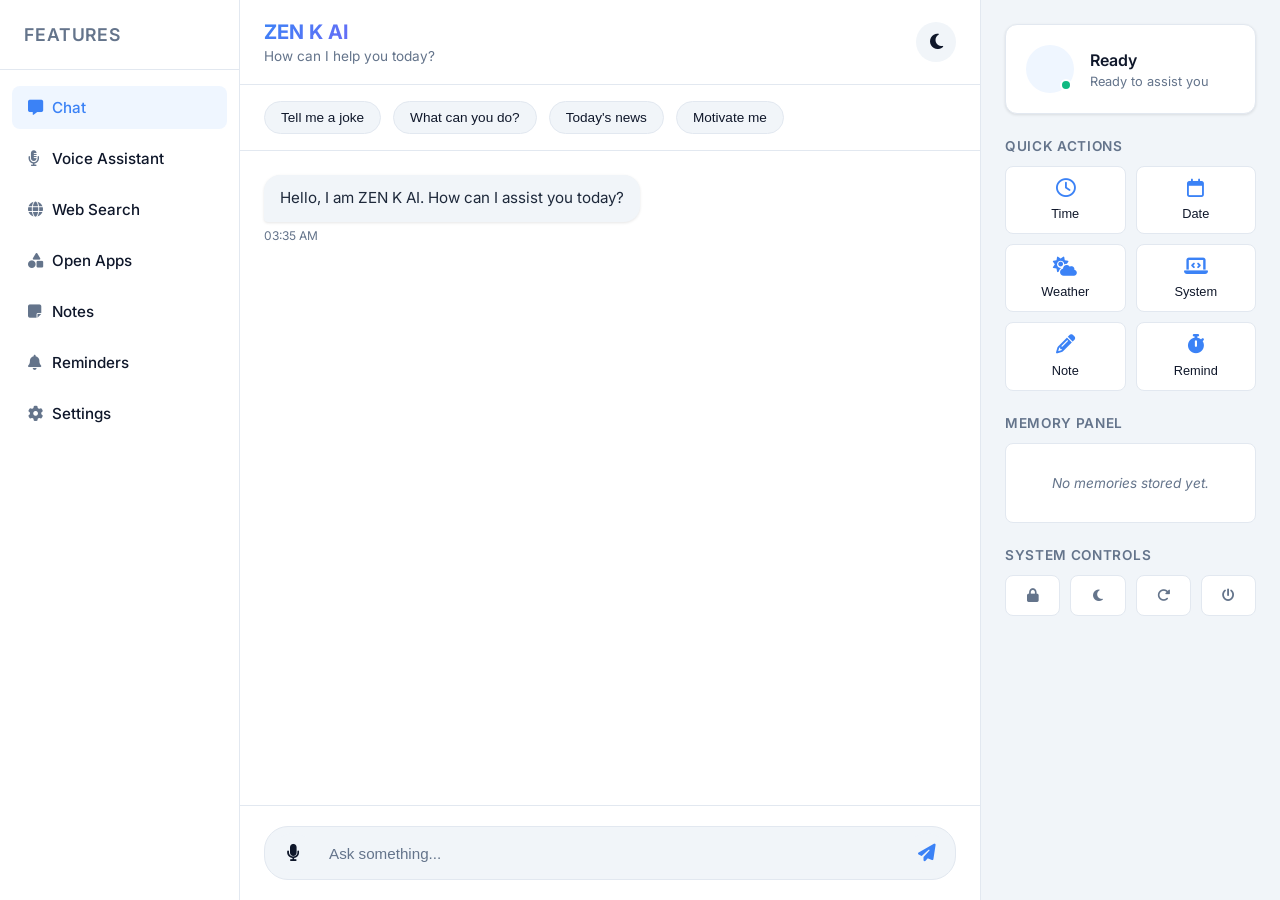
<file: zen-k-ai/index.html>
<!DOCTYPE html>
<html lang="en">
<head>
    <meta charset="UTF-8">
    <meta name="viewport" content="width=device-width, initial-scale=1.0">
    <title>ZEN K AI</title>
    <link rel="stylesheet" href="style.css">
    <link rel="stylesheet" href="https://cdnjs.cloudflare.com/ajax/libs/font-awesome/6.4.0/css/all.min.css">
    <link href="https://fonts.googleapis.com/css2?family=Inter:wght@400;500;600;700&display=swap" rel="stylesheet">
</head>
<body class="light-theme">
    <div class="app-wrapper">
        <!-- LEFT SIDEBAR -->
        <aside class="left-sidebar">
            <div class="sidebar-header">
                <h2>Features</h2>
            </div>
            <nav class="features-menu">
                <a href="#" class="menu-item active" id="menu-chat">
                    <i class="fa-solid fa-message"></i> Chat
                </a>
                <a href="#" class="menu-item" id="menu-voice">
                    <i class="fa-solid fa-microphone-lines"></i> Voice Assistant
                </a>
                <a href="#" class="menu-item" id="menu-search">
                    <i class="fa-solid fa-globe"></i> Web Search
                </a>
                <a href="#" class="menu-item" id="menu-apps">
                    <i class="fa-solid fa-shapes"></i> Open Apps
                </a>
                <a href="#" class="menu-item" id="menu-notes">
                    <i class="fa-solid fa-note-sticky"></i> Notes
                </a>
                <a href="#" class="menu-item" id="menu-reminders">
                    <i class="fa-solid fa-bell"></i> Reminders
                </a>
                <a href="#" class="menu-item" id="menu-settings">
                    <i class="fa-solid fa-gear"></i> Settings
                </a>
            </nav>
        </aside>

        <!-- CENTER PANEL -->
        <main class="center-panel">
            <header class="app-header">
                <div class="header-text">
                    <h1>ZEN K AI</h1>
                    <p>How can I help you today?</p>
                </div>
                <div class="header-actions">
                    <button class="icon-btn theme-toggle" id="theme-toggle" aria-label="Toggle theme">
                        <i class="fa-solid fa-moon"></i>
                    </button>
                </div>
            </header>

            <div class="quick-suggestions">
                <button class="suggestion-btn" data-query="Tell me a joke">Tell me a joke</button>
                <button class="suggestion-btn" data-query="What can you do?">What can you do?</button>
                <button class="suggestion-btn" data-query="Today's news">Today's news</button>
                <button class="suggestion-btn" data-query="Motivate me">Motivate me</button>
            </div>

            <div class="chat-container">
                <div class="chat-history" id="chat-history">
                    <!-- Chat messages will be dynamically added here -->
                </div>
            </div>

            <footer class="input-section">
                <!-- Audio-Reactive Waveform -->
                <div class="waveform-container" id="waveform-container">
                    <canvas id="waveform-canvas" aria-hidden="true"></canvas>
                    <span class="waveform-label" id="waveform-label">Tap mic to speak</span>
                </div>
                <div class="input-wrapper">
                    <button class="icon-btn mic-btn" id="mic-btn" aria-label="Voice input">
                        <i class="fa-solid fa-microphone"></i>
                    </button>
                    <input type="text" class="chat-input" id="chat-input" placeholder="Ask something..." autocomplete="off">
                    <button class="icon-btn send-btn" id="send-btn" aria-label="Send message">
                        <i class="fa-solid fa-paper-plane"></i>
                    </button>
                </div>
            </footer>
        </main>

        <!-- MOBILE BOTTOM NAV -->
        <nav class="mobile-bottom-nav" id="mobile-bottom-nav" aria-label="Mobile navigation">
            <button class="mobile-nav-btn active" id="mnav-chat" aria-label="Chat">
                <i class="fa-solid fa-message"></i>
                <span>Chat</span>
            </button>
            <button class="mobile-nav-btn" id="mnav-notes" aria-label="Notes">
                <i class="fa-solid fa-note-sticky"></i>
                <span>Notes</span>
            </button>
            <button class="mobile-nav-btn mobile-nav-mic" id="mnav-mic" aria-label="Voice">
                <i class="fa-solid fa-microphone"></i>
            </button>
            <button class="mobile-nav-btn" id="mnav-reminders" aria-label="Reminders">
                <i class="fa-solid fa-bell"></i>
                <span>Remind</span>
            </button>
            <button class="mobile-nav-btn" id="mnav-more" aria-label="More">
                <i class="fa-solid fa-grip"></i>
                <span>More</span>
            </button>
        </nav>

        <!-- MOBILE DRAWER (slide-up quick panel) -->
        <div class="mobile-drawer-overlay" id="mobile-drawer-overlay"></div>
        <div class="mobile-drawer" id="mobile-drawer">
            <div class="drawer-handle"></div>
            <div class="drawer-grid">
                <button class="drawer-item" data-query="What time is it">
                    <i class="fa-regular fa-clock"></i><span>Time</span>
                </button>
                <button class="drawer-item" data-query="What is today's date">
                    <i class="fa-regular fa-calendar"></i><span>Date</span>
                </button>
                <button class="drawer-item" data-query="Weather now">
                    <i class="fa-solid fa-cloud-sun"></i><span>Weather</span>
                </button>
                <button class="drawer-item" data-query="System info">
                    <i class="fa-solid fa-laptop-code"></i><span>System</span>
                </button>
                <button class="drawer-item" id="drawer-apps">
                    <i class="fa-solid fa-shapes"></i><span>Apps</span>
                </button>
                <button class="drawer-item" id="drawer-settings">
                    <i class="fa-solid fa-gear"></i><span>Settings</span>
                </button>
                <button class="drawer-item" id="drawer-lock">
                    <i class="fa-solid fa-lock"></i><span>Lock</span>
                </button>
                <button class="drawer-item" id="drawer-theme">
                    <i class="fa-solid fa-moon"></i><span>Theme</span>
                </button>
            </div>
        </div>

        <!-- RIGHT SIDEBAR -->
        <aside class="right-sidebar">
            <div class="status-card">
                <div class="avatar-container">
                    <i class="fa-solid fa-sparkles avatar-icon"></i>
                    <div class="status-dot online"></div>
                </div>
                <div class="status-info">
                    <h3 id="status-title">Ready</h3>
                    <p id="status-text">Ready to assist you</p>
                </div>
            </div>

            <div class="right-section quick-actions">
                <h3>Quick Actions</h3>
                <div class="actions-grid">
                    <button class="action-btn" data-query="What time is it">
                        <i class="fa-regular fa-clock"></i> Time
                    </button>
                    <button class="action-btn" data-query="What is today's date">
                        <i class="fa-regular fa-calendar"></i> Date
                    </button>
                    <button class="action-btn" data-query="Weather now">
                        <i class="fa-solid fa-cloud-sun"></i> Weather
                    </button>
                    <button class="action-btn" data-query="System info">
                        <i class="fa-solid fa-laptop-code"></i> System
                    </button>
                    <button class="action-btn" data-query="Take a note">
                        <i class="fa-solid fa-pencil"></i> Note
                    </button>
                    <button class="action-btn" data-query="Remind me">
                        <i class="fa-solid fa-stopwatch"></i> Remind
                    </button>
                </div>
            </div>

            <div class="right-section memory-panel">
                <h3>Memory Panel</h3>
                <div class="memory-content" id="memory-content">
                    <p class="empty-text">No memories stored yet.</p>
                </div>
            </div>

            <div class="right-section system-controls">
                <h3>System Controls</h3>
                <div class="controls-grid">
                    <button class="control-btn" data-action="lock" title="Lock System">
                        <i class="fa-solid fa-lock"></i>
                    </button>
                    <button class="control-btn" data-action="sleep" title="Sleep Mode">
                        <i class="fa-solid fa-moon"></i>
                    </button>
                    <button class="control-btn" data-action="restart" title="Restart">
                        <i class="fa-solid fa-rotate-right"></i>
                    </button>
                    <button class="control-btn" data-action="shutdown" title="Shutdown">
                        <i class="fa-solid fa-power-off"></i>
                    </button>
                </div>
            </div>
        </aside>
    </div>
    
    <!-- Apps Management Modal -->
    <div class="modal-overlay" id="apps-modal">
        <div class="modal-content">
            <div class="modal-header">
                <h2>Manage Apps</h2>
                <button class="close-btn" id="close-apps-modal"><i class="fa-solid fa-xmark"></i></button>
            </div>
            <div class="modal-body">
                <div id="apps-list-container" class="apps-list-container">
                    <!-- App items injected here -->
                </div>
                <div class="add-app-form">
                    <h3>Add New App</h3>
                    <input type="text" id="new-app-title" placeholder="App Name (e.g. Netflix)">
                    <input type="text" id="new-app-url" placeholder="URL (e.g. https://netflix.com)">
                    <button id="add-app-btn">Add App</button>
                </div>
            </div>
        </div>
    </div>
    
    <!-- Notes Modal -->
    <div class="modal-overlay" id="notes-modal">
        <div class="modal-content modal-large">
            <div class="modal-header">
                <h2><i class="fa-solid fa-note-sticky"></i> My Notes</h2>
                <button class="close-btn" id="close-notes-modal"><i class="fa-solid fa-xmark"></i></button>
            </div>
            <div class="modal-body">
                <div id="notes-list-container" class="notes-list-container"></div>
                <div class="add-note-form">
                    <h3>Add New Note</h3>
                    <textarea id="new-note-content" placeholder="Type your note… or say 'Take a note [content]'"></textarea>
                    <button id="add-note-btn"><i class="fa-solid fa-plus"></i> Add Note</button>
                </div>
            </div>
        </div>
    </div>

    <!-- Reminders Modal -->
    <div class="modal-overlay" id="reminders-modal">
        <div class="modal-content modal-large">
            <div class="modal-header">
                <h2><i class="fa-solid fa-bell"></i> My Reminders</h2>
                <button class="close-btn" id="close-reminders-modal"><i class="fa-solid fa-xmark"></i></button>
            </div>
            <div class="modal-body">
                <div id="reminders-list-container" class="reminders-list-container"></div>
                <div class="add-reminder-form">
                    <h3>Set New Reminder</h3>
                    <input type="text" id="new-reminder-task" placeholder="Task (e.g. Call John, Take medicine)">
                    <input type="datetime-local" id="new-reminder-time">
                    <button id="add-reminder-btn"><i class="fa-solid fa-bell"></i> Set Reminder</button>
                </div>
            </div>
        </div>
    </div>

    <!-- Reminder Toast -->
    <div class="reminder-toast" id="reminder-toast">
        <div class="toast-icon"><i class="fa-solid fa-bell"></i></div>
        <div class="toast-content">
            <strong>⏰ Reminder</strong>
            <p id="toast-message"></p>
        </div>
        <button class="toast-close" id="toast-close"><i class="fa-solid fa-xmark"></i></button>
    </div>

    <script src="script.js"></script>
</body>
</html>
</file>
<file: zen-k-ai/style.css>
@import url('https://fonts.googleapis.com/css2?family=Inter:wght@400;500;600;700&display=swap');

:root {
    /* Light Theme Colors */
    --bg-main: #f8fafc;
    --bg-panel: #ffffff;
    --bg-secondary: #f1f5f9;
    --text-primary: #0f172a;
    --text-secondary: #64748b;
    --border-color: #e2e8f0;
    
    --accent-primary: #3b82f6;
    --accent-hover: #2563eb;
    --accent-light: #eff6ff;
    
    --ai-msg-bg: #f1f5f9;
    --ai-msg-text: #1e293b;
    --user-msg-bg: var(--accent-primary);
    --user-msg-text: #ffffff;
    
    --status-online: #10b981;
    --status-listening: #8b5cf6;
    
    --shadow-sm: 0 1px 3px rgba(0,0,0,0.1);
    --shadow-md: 0 4px 6px -1px rgba(0,0,0,0.1), 0 2px 4px -1px rgba(0,0,0,0.06);
}

.dark-theme {
    --bg-main: #020617;
    --bg-panel: #0f172a;
    --bg-secondary: #1e293b;
    --text-primary: #f8fafc;
    --text-secondary: #94a3b8;
    --border-color: #334155;
    
    --accent-primary: #3b82f6;
    --accent-hover: #60a5fa;
    --accent-light: rgba(59, 130, 246, 0.1);
    
    --ai-msg-bg: #1e293b;
    --ai-msg-text: #f1f5f9;
    --user-msg-bg: var(--accent-primary);
    --user-msg-text: #ffffff;
    
    --shadow-sm: 0 1px 3px rgba(0,0,0,0.3);
    --shadow-md: 0 4px 6px -1px rgba(0,0,0,0.3);
}

* {
    margin: 0;
    padding: 0;
    box-sizing: border-box;
}

body {
    font-family: 'Inter', sans-serif;
    background-color: var(--bg-main);
    color: var(--text-primary);
    height: 100vh;
    overflow: hidden;
    transition: background-color 0.3s ease, color 0.3s ease;
}

/* Custom Scrollbar */
::-webkit-scrollbar {
    width: 6px;
    height: 6px;
}
::-webkit-scrollbar-track {
    background: transparent;
}
::-webkit-scrollbar-thumb {
    background-color: var(--border-color);
    border-radius: 3px;
}
::-webkit-scrollbar-thumb:hover {
    background-color: var(--text-secondary);
}

/* 3-Column Layout */
.app-wrapper {
    display: grid;
    grid-template-columns: 240px 1fr 300px;
    height: 100vh;
    width: 100%;
}

@media (max-width: 1024px) {
    .app-wrapper {
        grid-template-columns: 80px 1fr 250px;
    }
    .features-menu .menu-item {
        justify-content: center;
    }
    .features-menu .menu-item i {
        margin: 0;
    }
    /* Hide text nodes */
    .features-menu .menu-item {
        font-size: 0;
    }
    .features-menu .menu-item i {
        font-size: 1.2rem;
    }
    .sidebar-header h2 {
        display: none;
    }
}

@media (max-width: 768px) {
    body { overflow: hidden; }

    .app-wrapper {
        grid-template-columns: 1fr;
        height: 100dvh; /* dynamic viewport height for mobile browsers */
    }
    .left-sidebar, .right-sidebar { display: none; }

    /* Center panel fills all space minus bottom nav */
    .center-panel {
        height: 100dvh;
        padding-bottom: 70px; /* room for bottom nav */
    }

    /* Compact header */
    .app-header { padding: 14px 16px; }
    .header-text h1 { font-size: 1.1rem; }
    .header-text p  { font-size: 0.78rem; }

    /* Suggestions scrollable */
    .quick-suggestions { padding: 10px 16px; gap: 8px; }
    .suggestion-btn    { padding: 7px 14px; font-size: 0.8rem; }

    /* Chat area */
    .chat-container { padding: 16px; }
    .chat-msg { max-width: 92%; }

    /* Input bar */
    .input-section { padding: 10px 14px; padding-bottom: calc(10px + env(safe-area-inset-bottom)); }
    .chat-input    { font-size: 1rem; } /* 16px minimum prevents iOS zoom */

    /* Full-screen modals on mobile */
    .modal-content, .modal-large {
        width: 100%;
        max-width: 100%;
        max-height: 100dvh;
        border-radius: 20px 20px 0 0;
        margin: 0;
        position: fixed;
        bottom: 0;
        left: 0;
    }
    .modal-overlay {
        align-items: flex-end;
    }
    .modal-body { max-height: 65dvh; }
}

/* ── Bottom Navigation Bar ── */
.mobile-bottom-nav {
    display: none; /* hidden on desktop */
}

@media (max-width: 768px) {
    .mobile-bottom-nav {
        display: flex;
        position: fixed;
        bottom: 0;
        left: 0;
        right: 0;
        z-index: 500;
        background: var(--bg-panel);
        border-top: 1px solid var(--border-color);
        padding: 8px 0 calc(8px + env(safe-area-inset-bottom));
        box-shadow: 0 -4px 20px rgba(0,0,0,0.08);
    }
}

.mobile-nav-btn {
    flex: 1;
    display: flex;
    flex-direction: column;
    align-items: center;
    justify-content: center;
    gap: 3px;
    background: none;
    border: none;
    color: var(--text-secondary);
    font-size: 0.68rem;
    font-family: 'Inter', sans-serif;
    font-weight: 500;
    cursor: pointer;
    padding: 6px 0;
    min-height: 52px;
    transition: color 0.2s ease;
    -webkit-tap-highlight-color: transparent;
}
.mobile-nav-btn i   { font-size: 1.2rem; }
.mobile-nav-btn.active { color: var(--accent-primary); }
.mobile-nav-btn:active { transform: scale(0.93); }

/* Centre mic button — elevated floating style */
.mobile-nav-mic {
    position: relative;
    top: -18px;
    flex: 0 0 60px;
    width: 60px;
    height: 60px;
    border-radius: 50%;
    background: linear-gradient(135deg, var(--accent-primary), #8b5cf6);
    color: white !important;
    box-shadow: 0 4px 18px rgba(59,130,246,0.5);
    font-size: 0;
    padding: 0;
    min-height: unset;
    gap: 0;
}
.mobile-nav-mic i { font-size: 1.4rem; color: white; }
.mobile-nav-mic.listening {
    animation: pulseMic 1.5s infinite;
    background: linear-gradient(135deg, #8b5cf6, #a78bfa);
}

/* ── Slide-up Mobile Drawer ── */
.mobile-drawer-overlay {
    display: none;
    position: fixed; inset: 0; z-index: 600;
    background: rgba(0,0,0,0.4);
    backdrop-filter: blur(2px);
    opacity: 0;
    transition: opacity 0.3s ease;
}
.mobile-drawer {
    display: none;
    position: fixed;
    bottom: 0; left: 0; right: 0;
    z-index: 700;
    background: var(--bg-panel);
    border-radius: 20px 20px 0 0;
    padding: 12px 20px calc(24px + env(safe-area-inset-bottom));
    transform: translateY(100%);
    transition: transform 0.35s cubic-bezier(0.4,0,0.2,1);
    box-shadow: 0 -8px 40px rgba(0,0,0,0.15);
}

@media (max-width: 768px) {
    .mobile-drawer-overlay { display: block; pointer-events: none; }
    .mobile-drawer         { display: block; }
}

.mobile-drawer-overlay.open { opacity: 1; pointer-events: all; }
.mobile-drawer.open          { transform: translateY(0); }

.drawer-handle {
    width: 40px; height: 4px;
    background: var(--border-color);
    border-radius: 2px;
    margin: 0 auto 20px;
}
.drawer-grid {
    display: grid;
    grid-template-columns: repeat(4, 1fr);
    gap: 12px;
}
.drawer-item {
    display: flex; flex-direction: column;
    align-items: center; justify-content: center;
    gap: 8px;
    background: var(--bg-secondary);
    border: 1px solid var(--border-color);
    border-radius: 12px;
    padding: 16px 8px;
    color: var(--text-primary);
    font-size: 0.75rem; font-weight: 500;
    font-family: 'Inter', sans-serif;
    cursor: pointer;
    transition: all 0.15s ease;
    -webkit-tap-highlight-color: transparent;
    min-height: 72px;
}
.drawer-item i { font-size: 1.3rem; color: var(--accent-primary); }
.drawer-item:active {
    background: var(--accent-light);
    border-color: var(--accent-primary);
    transform: scale(0.95);
}


/* Base Panel Styles */
.left-sidebar, .center-panel, .right-sidebar {
    background-color: var(--bg-panel);
    display: flex;
    flex-direction: column;
    overflow: hidden;
}

.left-sidebar {
    border-right: 1px solid var(--border-color);
}

.right-sidebar {
    border-left: 1px solid var(--border-color);
    background-color: var(--bg-secondary);
}

/* === LEFT SIDEBAR === */
.sidebar-header {
    padding: 24px;
    border-bottom: 1px solid var(--border-color);
}

.sidebar-header h2 {
    font-size: 1.1rem;
    color: var(--text-secondary);
    font-weight: 600;
    text-transform: uppercase;
    letter-spacing: 0.05em;
}

.features-menu {
    padding: 16px 12px;
    display: flex;
    flex-direction: column;
    gap: 8px;
    flex: 1;
    overflow-y: auto;
}

.menu-item {
    display: flex;
    align-items: center;
    padding: 12px 16px;
    color: var(--text-primary);
    text-decoration: none;
    border-radius: 8px;
    font-size: 0.95rem;
    font-weight: 500;
    transition: all 0.2s ease;
}

.menu-item i {
    width: 24px;
    color: var(--text-secondary);
    transition: color 0.2s ease;
}

.menu-item:hover {
    background-color: var(--bg-secondary);
}

.menu-item.active {
    background-color: var(--accent-light);
    color: var(--accent-primary);
}

.menu-item.active i {
    color: var(--accent-primary);
}

/* === CENTER PANEL === */
.app-header {
    display: flex;
    justify-content: space-between;
    align-items: center;
    padding: 20px 24px;
    border-bottom: 1px solid var(--border-color);
}

.header-text h1 {
    font-size: 1.25rem;
    font-weight: 700;
    background: linear-gradient(135deg, var(--accent-primary), var(--status-listening));
    -webkit-background-clip: text;
    background-clip: text;
    -webkit-text-fill-color: transparent;
}

.header-text p {
    font-size: 0.85rem;
    color: var(--text-secondary);
    margin-top: 4px;
}

.icon-btn {
    background: var(--bg-secondary);
    border: none;
    color: var(--text-primary);
    font-size: 1.1rem;
    cursor: pointer;
    width: 40px;
    height: 40px;
    border-radius: 50%;
    display: flex;
    justify-content: center;
    align-items: center;
    transition: all 0.2s ease;
}

.icon-btn:hover {
    background-color: var(--accent-light);
    color: var(--accent-primary);
}

.quick-suggestions {
    display: flex;
    gap: 12px;
    padding: 16px 24px;
    overflow-x: auto;
    border-bottom: 1px solid var(--border-color);
}

.suggestion-btn {
    white-space: nowrap;
    padding: 8px 16px;
    background-color: var(--bg-secondary);
    border: 1px solid var(--border-color);
    border-radius: 20px;
    color: var(--text-primary);
    font-size: 0.85rem;
    font-weight: 500;
    cursor: pointer;
    transition: all 0.2s ease;
}

.suggestion-btn:hover {
    border-color: var(--accent-primary);
    background-color: var(--accent-light);
    color: var(--accent-primary);
}

/* Chat Area */
.chat-container {
    flex: 1;
    overflow-y: auto;
    padding: 24px;
    display: flex;
    flex-direction: column;
}

.chat-history {
    display: flex;
    flex-direction: column;
    gap: 16px;
}

.chat-msg {
    max-width: 85%;
    display: flex;
    flex-direction: column;
    animation: slideUp 0.3s ease forwards;
    opacity: 0;
    transform: translateY(10px);
}

@keyframes slideUp {
    to { opacity: 1; transform: translateY(0); }
}

.chat-msg.user { align-self: flex-end; }
.chat-msg.ai { align-self: flex-start; }

.msg-bubble {
    padding: 12px 16px;
    border-radius: 16px;
    font-size: 0.95rem;
    line-height: 1.5;
    word-wrap: break-word;
    box-shadow: var(--shadow-sm);
}

.chat-msg.user .msg-bubble {
    background-color: var(--user-msg-bg);
    color: var(--user-msg-text);
    border-bottom-right-radius: 4px;
}

.chat-msg.ai .msg-bubble {
    background-color: var(--ai-msg-bg);
    color: var(--ai-msg-text);
    border-bottom-left-radius: 4px;
}

.msg-time {
    font-size: 0.75rem;
    color: var(--text-secondary);
    margin-top: 6px;
}
.chat-msg.user .msg-time { align-self: flex-end; }
.chat-msg.ai .msg-time { align-self: flex-start; }

/* Input Section */
.input-section {
    padding: 20px 24px;
    background-color: var(--bg-panel);
    border-top: 1px solid var(--border-color);
}

.input-wrapper {
    display: flex;
    align-items: center;
    gap: 8px;
    background-color: var(--bg-secondary);
    border: 1px solid var(--border-color);
    border-radius: 24px;
    padding: 6px 8px;
    transition: all 0.2s ease;
}

.input-wrapper:focus-within {
    border-color: var(--accent-primary);
    box-shadow: 0 0 0 3px var(--accent-light);
}

.chat-input {
    flex: 1;
    border: none;
    background: transparent;
    padding: 10px 8px;
    font-size: 0.95rem;
    color: var(--text-primary);
    outline: none;
}

.chat-input::placeholder {
    color: var(--text-secondary);
}

.mic-btn.listening {
    color: var(--status-listening);
    background-color: rgba(139, 92, 246, 0.1);
    animation: pulseMic 1.5s infinite;
}

@keyframes pulseMic {
    0% { transform: scale(1); box-shadow: 0 0 0 0 rgba(139, 92, 246, 0.4); }
    70% { transform: scale(1.05); box-shadow: 0 0 0 6px rgba(139, 92, 246, 0); }
    100% { transform: scale(1); box-shadow: 0 0 0 0 rgba(139, 92, 246, 0); }
}

.send-btn {
    color: var(--accent-primary);
}

/* === RIGHT SIDEBAR === */
.right-sidebar {
    padding: 24px;
    overflow-y: auto;
}

.status-card {
    background-color: var(--bg-panel);
    border-radius: 12px;
    padding: 20px;
    display: flex;
    align-items: center;
    gap: 16px;
    box-shadow: var(--shadow-sm);
    border: 1px solid var(--border-color);
    margin-bottom: 24px;
}

.avatar-container {
    width: 48px;
    height: 48px;
    background-color: var(--accent-light);
    border-radius: 50%;
    display: flex;
    justify-content: center;
    align-items: center;
    position: relative;
    color: var(--accent-primary);
}

.avatar-icon {
    font-size: 1.4rem;
    transition: transform 0.3s ease;
}

.avatar-container.listening .avatar-icon {
    animation: pulse 1s infinite alternate;
    color: var(--status-listening);
}

@keyframes pulse {
    from { transform: scale(0.95); opacity: 0.8; }
    to { transform: scale(1.1); opacity: 1; }
}

.status-dot {
    position: absolute;
    bottom: 2px;
    right: 2px;
    width: 12px;
    height: 12px;
    border-radius: 50%;
    border: 2px solid var(--bg-panel);
}

.status-dot.online { background-color: var(--status-online); }
.status-dot.listening { background-color: var(--status-listening); }
.status-dot.processing { background-color: var(--accent-primary); }

.status-info h3 {
    font-size: 1rem;
    font-weight: 600;
    margin-bottom: 4px;
}

.status-info p {
    font-size: 0.8rem;
    color: var(--text-secondary);
}

.right-section {
    margin-bottom: 24px;
}

.right-section h3 {
    font-size: 0.85rem;
    color: var(--text-secondary);
    text-transform: uppercase;
    letter-spacing: 0.05em;
    margin-bottom: 12px;
    font-weight: 600;
}

/* Quick Actions */
.actions-grid {
    display: grid;
    grid-template-columns: 1fr 1fr;
    gap: 10px;
}

.action-btn {
    background-color: var(--bg-panel);
    border: 1px solid var(--border-color);
    border-radius: 8px;
    padding: 12px 8px;
    display: flex;
    flex-direction: column;
    align-items: center;
    gap: 8px;
    color: var(--text-primary);
    font-size: 0.8rem;
    font-weight: 500;
    cursor: pointer;
    transition: all 0.2s ease;
}

.action-btn i {
    font-size: 1.2rem;
    color: var(--accent-primary);
}

.action-btn:hover {
    border-color: var(--accent-primary);
    background-color: var(--accent-light);
    transform: translateY(-2px);
    box-shadow: var(--shadow-sm);
}

/* Memory Panel */
.memory-content {
    background-color: var(--bg-panel);
    border: 1px solid var(--border-color);
    border-radius: 8px;
    padding: 16px;
    min-height: 80px;
    display: flex;
    flex-direction: column;
    gap: 8px;
}

.empty-text {
    color: var(--text-secondary);
    font-size: 0.85rem;
    font-style: italic;
    text-align: center;
    margin: auto;
}

.memory-item {
    font-size: 0.85rem;
    padding: 8px;
    background-color: var(--bg-secondary);
    border-radius: 4px;
    border-left: 3px solid var(--accent-primary);
}

/* System Controls */
.controls-grid {
    display: flex;
    gap: 10px;
    justify-content: space-between;
}

.control-btn {
    flex: 1;
    background-color: var(--bg-panel);
    border: 1px solid var(--border-color);
    border-radius: 8px;
    padding: 12px 0;
    color: var(--text-secondary);
    cursor: pointer;
    transition: all 0.2s ease;
}

.control-btn:hover {
    background-color: var(--text-secondary);
    color: var(--bg-panel);
    border-color: var(--text-secondary);
}

.control-btn[data-action="shutdown"]:hover {
    background-color: #ef4444;
    color: white;
    border-color: #ef4444;
}

/* Action Embed for apps */
.action-embed {
    margin-top: 8px;
    padding: 12px;
    background-color: rgba(0,0,0,0.05);
    border-radius: 8px;
    display: flex;
    align-items: center;
    gap: 12px;
    cursor: pointer;
    transition: background-color 0.2s;
}
.dark-theme .action-embed {
    background-color: rgba(255,255,255,0.05);
}

.action-embed:hover {
    background-color: var(--accent-light);
}

.embed-icon {
    font-size: 1.5rem;
    color: var(--accent-primary);
}

.details h4 {
    font-size: 0.9rem;
    font-weight: 600;
}

.details p {
    font-size: 0.8rem;
    color: var(--text-secondary);
}

/* Modal */
.modal-overlay {
    position: fixed;
    top: 0; left: 0; width: 100%; height: 100%;
    background: rgba(0,0,0,0.5);
    display: flex; justify-content: center; align-items: center;
    z-index: 100;
    opacity: 0; pointer-events: none;
    transition: opacity 0.3s ease;
}
.modal-overlay.active {
    opacity: 1; pointer-events: all;
}
.modal-content {
    background: var(--bg-panel);
    width: 90%; max-width: 400px;
    border-radius: 12px;
    padding: 24px;
    box-shadow: var(--shadow-md);
    border: 1px solid var(--border-color);
}
.modal-header {
    display: flex; justify-content: space-between; align-items: center;
    margin-bottom: 16px;
}
.modal-header h2 {
    font-size: 1.1rem;
}
.close-btn {
    background: none; border: none; color: var(--text-secondary);
    font-size: 1.2rem; cursor: pointer;
}
.close-btn:hover {
    color: var(--text-primary);
}
.apps-list-container {
    max-height: 200px; overflow-y: auto; margin-bottom: 16px;
    display: flex; flex-direction: column; gap: 8px;
}
.app-edit-item {
    display: flex; justify-content: space-between; align-items: center;
    background: var(--bg-secondary); padding: 8px 12px; border-radius: 8px;
}
.app-edit-item-info {
    display: flex; flex-direction: column;
}
.app-edit-item-info span {
    font-size: 0.85rem; font-weight: 500;
}
.app-edit-item-info small {
    font-size: 0.75rem; color: var(--text-secondary);
}
.app-edit-item button {
    background: #ef4444; color: white; border: none; border-radius: 4px;
    padding: 6px 10px; cursor: pointer; font-size: 0.8rem;
}
.app-edit-item button:hover {
    background: #dc2626;
}
.add-app-form {
    display: flex; flex-direction: column; gap: 8px;
    border-top: 1px solid var(--border-color); padding-top: 16px;
}
.add-app-form h3 {
    font-size: 0.9rem; margin-bottom: 4px;
}
.add-app-form input {
    padding: 8px; border-radius: 4px; border: 1px solid var(--border-color);
    background: var(--bg-main); color: var(--text-primary); outline: none;
}
.add-app-form input:focus {
    border-color: var(--accent-primary);
}
.add-app-form button {
    background: var(--accent-primary); color: white; border: none; border-radius: 4px;
    padding: 10px; cursor: pointer; font-weight: 500; margin-top: 4px;
}
.add-app-form button:hover {
    background: var(--accent-hover);
}

/* =============================================
   🌊  AUDIO-REACTIVE WAVEFORM
   ============================================= */

.waveform-container {
    position: relative;
    display: flex;
    flex-direction: column;
    align-items: center;
    overflow: hidden;
    height: 0;
    opacity: 0;
    margin-bottom: 0;
    transition: height 0.4s cubic-bezier(0.4, 0, 0.2, 1),
                opacity 0.4s ease,
                margin-bottom 0.4s ease;
}

/* Expanded state — when mic is active */
.waveform-container.active {
    height: 72px;
    opacity: 1;
    margin-bottom: 12px;
}

#waveform-canvas {
    width: 100%;
    height: 56px;
    display: block;
    /* subtle blue glow */
    filter: drop-shadow(0 0 6px rgba(59, 130, 246, 0.45));
    border-radius: 8px;
}

.waveform-label {
    font-size: 0.72rem;
    letter-spacing: 0.08em;
    color: var(--text-secondary);
    text-transform: uppercase;
    margin-top: 2px;
    opacity: 0;
    transform: translateY(4px);
    transition: opacity 0.3s ease 0.15s, transform 0.3s ease 0.15s;
    pointer-events: none;
}

.waveform-container.active .waveform-label {
    opacity: 1;
    transform: translateY(0);
}

/* Listening label colour */
.waveform-container.listening .waveform-label {
    color: var(--status-listening);
}

/* Dark-mode tint for canvas glow */
.dark-theme #waveform-canvas {
    filter: drop-shadow(0 0 8px rgba(99, 179, 237, 0.55));
}

/* =============================================
   📝  NOTES · REMINDERS · TOAST
   ============================================= */

.modal-large { max-width: 520px; }
.modal-body  { max-height: 60vh; overflow-y: auto; }

/* ── Notes list ── */
.notes-list-container,
.reminders-list-container {
    max-height: 200px; overflow-y: auto;
    margin-bottom: 16px;
    display: flex; flex-direction: column; gap: 8px;
}

.note-item, .reminder-item {
    display: flex; justify-content: space-between;
    align-items: flex-start; gap: 10px;
    padding: 12px 14px; border-radius: 8px;
    background: var(--bg-secondary);
}
.note-item   { border-left: 3px solid var(--accent-primary); }
.reminder-item { border-left: 3px solid #f59e0b; }

.note-item-content, .reminder-item-content { flex: 1; }
.note-item-content p, .reminder-item-content p {
    font-size: 0.88rem; color: var(--text-primary);
    margin-bottom: 3px; line-height: 1.4;
}
.note-item-content small, .reminder-item-content small {
    font-size: 0.72rem; color: var(--text-secondary);
}
.note-item button, .reminder-item button {
    background: #ef4444; color: white;
    border: none; border-radius: 4px;
    padding: 5px 9px; cursor: pointer; font-size: 0.75rem; flex-shrink: 0;
}
.note-item button:hover, .reminder-item button:hover { background: #dc2626; }

/* ── Shared form styles ── */
.add-note-form, .add-reminder-form {
    display: flex; flex-direction: column; gap: 8px;
    border-top: 1px solid var(--border-color); padding-top: 16px;
}
.add-note-form h3, .add-reminder-form h3 {
    font-size: 0.78rem; text-transform: uppercase;
    letter-spacing: 0.06em; color: var(--text-secondary); margin-bottom: 2px;
}
.add-note-form textarea {
    padding: 10px; border-radius: 8px;
    border: 1px solid var(--border-color);
    background: var(--bg-main); color: var(--text-primary);
    outline: none; resize: vertical; min-height: 76px;
    font-family: 'Inter', sans-serif; font-size: 0.9rem;
}
.add-reminder-form input {
    padding: 10px; border-radius: 8px;
    border: 1px solid var(--border-color);
    background: var(--bg-main); color: var(--text-primary);
    outline: none; font-family: 'Inter', sans-serif; font-size: 0.9rem;
}
.add-note-form textarea:focus,
.add-reminder-form input:focus { border-color: var(--accent-primary); }
.add-note-form button, .add-reminder-form button {
    background: var(--accent-primary); color: white; border: none;
    border-radius: 8px; padding: 10px; cursor: pointer;
    font-weight: 500; font-size: 0.9rem; transition: background 0.2s;
}
.add-note-form button:hover,
.add-reminder-form button:hover { background: var(--accent-hover); }

/* ── Toast ── */
.reminder-toast {
    position: fixed; top: 20px; right: 20px; z-index: 2000;
    background: var(--bg-panel);
    border: 1px solid #f59e0b; border-left: 4px solid #f59e0b;
    border-radius: 12px; padding: 16px 18px;
    display: flex; align-items: flex-start; gap: 14px;
    max-width: 300px; box-shadow: 0 8px 32px rgba(0,0,0,0.18);
    transform: translateX(calc(100% + 40px)); opacity: 0;
    transition: transform 0.4s cubic-bezier(0.4,0,0.2,1), opacity 0.4s ease;
}
.reminder-toast.active { transform: translateX(0); opacity: 1; }
.toast-icon { font-size: 1.4rem; color: #f59e0b; flex-shrink: 0; }
.toast-content { flex: 1; }
.toast-content strong { display: block; font-size: 0.88rem; color: var(--text-primary); margin-bottom: 3px; }
.toast-content p { font-size: 0.83rem; color: var(--text-secondary); line-height: 1.4; }
.toast-close { background: none; border: none; color: var(--text-secondary); cursor: pointer; font-size: 1rem; flex-shrink: 0; }
.toast-close:hover { color: var(--text-primary); }

/* ── Shutdown overlay ── */
.shutdown-overlay {
    position: fixed; inset: 0; z-index: 9999;
    background: #000;
    display: flex; flex-direction: column;
    align-items: center; justify-content: center; gap: 16px;
    opacity: 0; pointer-events: none;
    transition: opacity 0.6s ease;
}
.shutdown-overlay.active { opacity: 1; pointer-events: all; }
.shutdown-overlay i { font-size: 2.5rem; color: #ef4444; }
.shutdown-overlay p { color: #94a3b8; font-size: 0.95rem; letter-spacing: 0.08em; }

/* Streaming cursor blink */
@keyframes blink { 0%,100%{opacity:1} 50%{opacity:0} }
.msg-bubble.streaming { position: relative; }
.msg-bubble.streaming::after {
    content: '▋';
    display: inline-block;
    animation: blink 0.7s step-start infinite;
    color: var(--accent-primary);
    margin-left: 1px;
}
</file>
